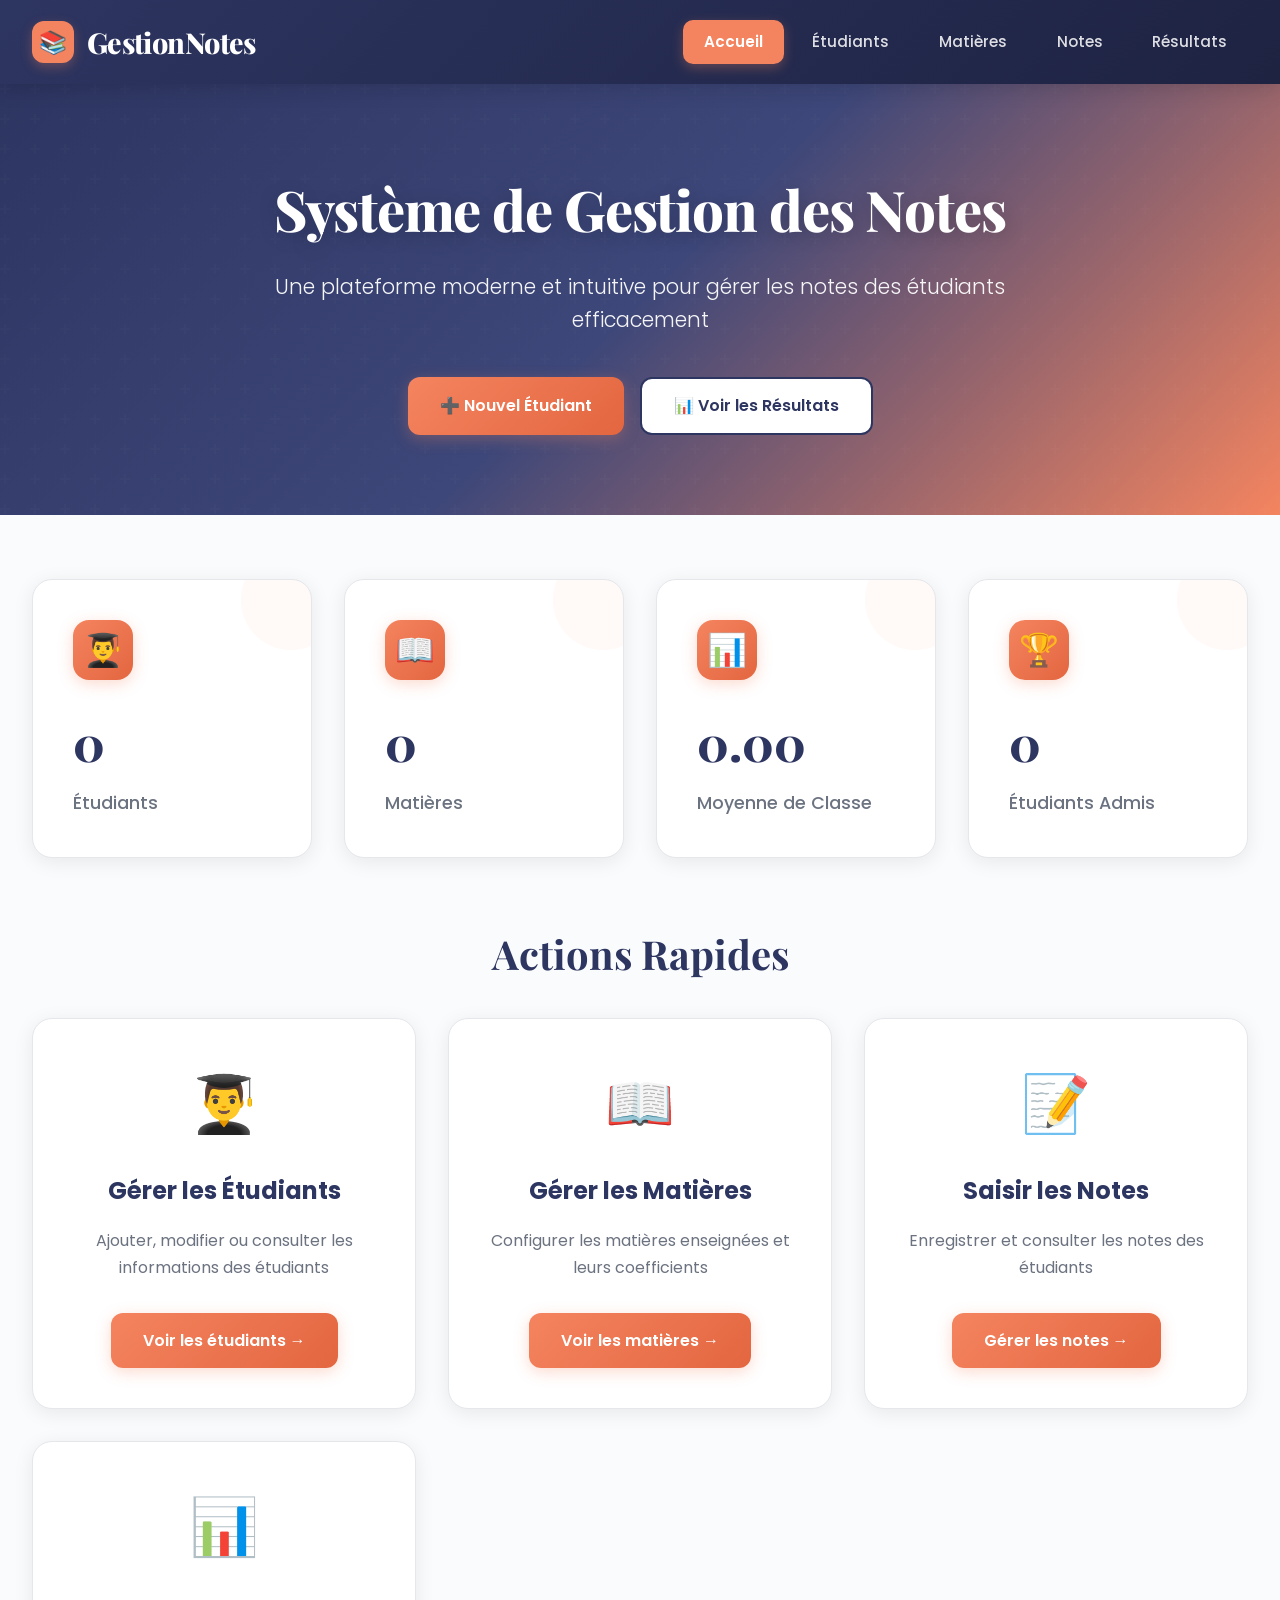
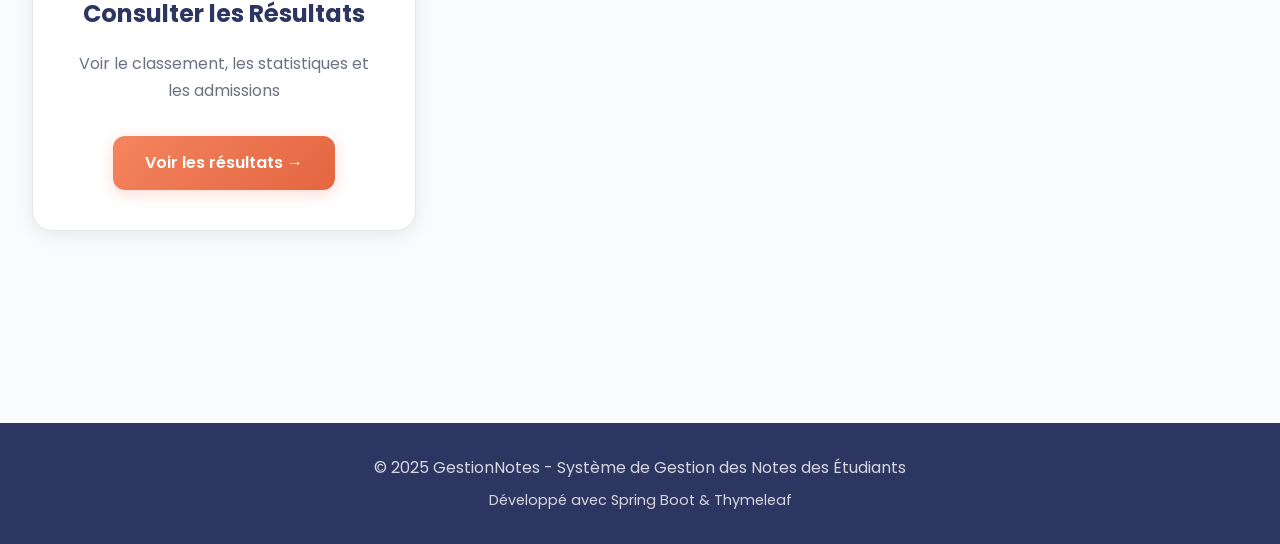
<file: src/main/resources/templates/index.html>
<!DOCTYPE html>
<html xmlns:th="http://www.thymeleaf.org" lang="fr">
<head>
    <meta charset="UTF-8">
    <meta name="viewport" content="width=device-width, initial-scale=1.0">
    <title>Accueil - Gestion des Notes</title>
    
    <link rel="preconnect" href="https://fonts.googleapis.com">
    <link rel="preconnect" href="https://fonts.gstatic.com" crossorigin>
    <link href="https://fonts.googleapis.com/css2?family=Poppins:wght@300;400;500;600;700;800&family=Playfair+Display:wght@400;500;600;700;800&display=swap" rel="stylesheet">
    
    <!-- CSS inline pour éviter les problèmes de chargement -->
    <style>
        :root {
            --primary: #2D3561;
            --primary-light: #3d4779;
            --primary-dark: #1e2342;
            --accent: #F4845F;
            --accent-light: #f69b7d;
            --accent-dark: #e36640;
            --success: #10B981;
            --warning: #F59E0B;
            --danger: #EF4444;
            --bg: #FAFBFC;
            --bg-card: #FFFFFF;
            --text: #1F2937;
            --text-light: #6B7280;
            --border: #E5E7EB;
            --shadow: rgba(0, 0, 0, 0.08);
            --shadow-lg: rgba(0, 0, 0, 0.15);
        }
        
        * {
            margin: 0;
            padding: 0;
            box-sizing: border-box;
        }
        
        body {
            font-family: 'Poppins', sans-serif;
            background: var(--bg);
            color: var(--text);
            line-height: 1.6;
            min-height: 100vh;
        }
        
        /* Navigation */
        nav {
            background: linear-gradient(135deg, var(--primary) 0%, var(--primary-dark) 100%);
            padding: 0;
            box-shadow: 0 4px 20px var(--shadow-lg);
            position: sticky;
            top: 0;
            z-index: 1000;
        }
        
        .nav-container {
            max-width: 1400px;
            margin: 0 auto;
            display: flex;
            justify-content: space-between;
            align-items: center;
            padding: 1.2rem 2rem;
        }
        
        .logo {
            font-family: 'Playfair Display', serif;
            font-size: 1.8rem;
            font-weight: 800;
            color: white;
            text-decoration: none;
            display: flex;
            align-items: center;
            gap: 0.8rem;
            letter-spacing: -0.02em;
        }
        
        .logo-icon {
            width: 42px;
            height: 42px;
            background: var(--accent);
            border-radius: 12px;
            display: flex;
            align-items: center;
            justify-content: center;
            font-size: 1.4rem;
            font-weight: 700;
            box-shadow: 0 4px 12px rgba(244, 132, 95, 0.3);
        }
        
        .nav-links {
            display: flex;
            gap: 0.5rem;
            list-style: none;
            align-items: center;
        }
        
        .nav-links a {
            color: rgba(255, 255, 255, 0.85);
            text-decoration: none;
            padding: 0.7rem 1.3rem;
            border-radius: 10px;
            font-weight: 500;
            font-size: 0.95rem;
            transition: all 0.3s cubic-bezier(0.4, 0, 0.2, 1);
        }
        
        .nav-links a:hover {
            color: white;
            background: rgba(255, 255, 255, 0.1);
            transform: translateY(-2px);
        }
        
        .nav-links a.active {
            background: var(--accent);
            color: white;
            font-weight: 600;
            box-shadow: 0 4px 12px rgba(244, 132, 95, 0.3);
        }
        
        /* Hero Section */
        .hero {
            background: linear-gradient(135deg, var(--primary) 0%, var(--primary-light) 50%, var(--accent) 100%);
            color: white;
            padding: 5rem 2rem;
            text-align: center;
            position: relative;
            overflow: hidden;
        }
        
        .hero::before {
            content: '';
            position: absolute;
            top: 0;
            left: 0;
            right: 0;
            bottom: 0;
            background: url("data:image/svg+xml,%3Csvg width='60' height='60' viewBox='0 0 60 60' xmlns='http://www.w3.org/2000/svg'%3E%3Cg fill='none' fill-rule='evenodd'%3E%3Cg fill='%23ffffff' fill-opacity='0.05'%3E%3Cpath d='M36 34v-4h-2v4h-4v2h4v4h2v-4h4v-2h-4zm0-30V0h-2v4h-4v2h4v4h2V6h4V4h-4zM6 34v-4H4v4H0v2h4v4h2v-4h4v-2H6zM6 4V0H4v4H0v2h4v4h2V6h4V4H6z'/%3E%3C/g%3E%3C/g%3E%3C/svg%3E");
            opacity: 0.3;
        }
        
        .hero-content {
            max-width: 800px;
            margin: 0 auto;
            position: relative;
            z-index: 1;
            animation: fadeInUp 0.8s cubic-bezier(0.4, 0, 0.2, 1);
        }
        
        .hero h1 {
            font-family: 'Playfair Display', serif;
            font-size: 3.5rem;
            font-weight: 800;
            margin-bottom: 1rem;
            letter-spacing: -0.02em;
            text-shadow: 0 4px 20px rgba(0, 0, 0, 0.2);
        }
        
        .hero p {
            font-size: 1.3rem;
            margin-bottom: 2.5rem;
            opacity: 0.95;
            font-weight: 300;
        }
        
        .hero-buttons {
            display: flex;
            gap: 1rem;
            justify-content: center;
            flex-wrap: wrap;
        }
        
        /* Container */
        .container {
            max-width: 1400px;
            margin: 0 auto;
            padding: 4rem 2rem;
        }
        
        /* Stats Grid */
        .stats-grid {
            display: grid;
            grid-template-columns: repeat(auto-fit, minmax(280px, 1fr));
            gap: 2rem;
            margin-bottom: 4rem;
        }
        
        .stat-card {
            background: var(--bg-card);
            border-radius: 20px;
            padding: 2.5rem;
            box-shadow: 0 4px 20px var(--shadow);
            border: 1px solid var(--border);
            transition: all 0.3s cubic-bezier(0.4, 0, 0.2, 1);
            animation: fadeInUp 0.6s cubic-bezier(0.4, 0, 0.2, 1);
            position: relative;
            overflow: hidden;
        }
        
        .stat-card::before {
            content: '';
            position: absolute;
            top: 0;
            right: 0;
            width: 100px;
            height: 100px;
            background: var(--accent);
            opacity: 0.05;
            border-radius: 50%;
            transform: translate(30%, -30%);
        }
        
        .stat-card:hover {
            transform: translateY(-8px);
            box-shadow: 0 12px 40px var(--shadow-lg);
        }
        
        .stat-icon {
            width: 60px;
            height: 60px;
            background: linear-gradient(135deg, var(--accent) 0%, var(--accent-dark) 100%);
            border-radius: 16px;
            display: flex;
            align-items: center;
            justify-content: center;
            font-size: 2rem;
            margin-bottom: 1.5rem;
            box-shadow: 0 4px 15px rgba(244, 132, 95, 0.3);
        }
        
        .stat-value {
            font-size: 3rem;
            font-weight: 800;
            color: var(--primary);
            font-family: 'Playfair Display', serif;
            margin-bottom: 0.5rem;
        }
        
        .stat-label {
            font-size: 1.1rem;
            color: var(--text-light);
            font-weight: 500;
        }
        
        /* Quick Actions */
        .quick-actions {
            margin-bottom: 4rem;
        }
        
        .section-title {
            font-family: 'Playfair Display', serif;
            font-size: 2.5rem;
            font-weight: 700;
            color: var(--primary);
            margin-bottom: 2rem;
            text-align: center;
        }
        
        .actions-grid {
            display: grid;
            grid-template-columns: repeat(auto-fit, minmax(300px, 1fr));
            gap: 2rem;
        }
        
        .action-card {
            background: var(--bg-card);
            border-radius: 20px;
            padding: 2.5rem;
            box-shadow: 0 4px 20px var(--shadow);
            border: 1px solid var(--border);
            transition: all 0.3s cubic-bezier(0.4, 0, 0.2, 1);
            text-align: center;
        }
        
        .action-card:hover {
            transform: translateY(-5px);
            box-shadow: 0 12px 40px var(--shadow-lg);
            border-color: var(--accent);
        }
        
        .action-icon {
            font-size: 3.5rem;
            margin-bottom: 1.5rem;
            display: block;
        }
        
        .action-title {
            font-size: 1.5rem;
            font-weight: 700;
            color: var(--primary);
            margin-bottom: 1rem;
        }
        
        .action-desc {
            color: var(--text-light);
            margin-bottom: 2rem;
            line-height: 1.7;
        }
        
        /* Buttons */
        .btn {
            display: inline-flex;
            align-items: center;
            justify-content: center;
            gap: 0.6rem;
            padding: 0.9rem 2rem;
            border: none;
            border-radius: 12px;
            font-size: 1rem;
            font-weight: 600;
            cursor: pointer;
            text-decoration: none;
            transition: all 0.3s cubic-bezier(0.4, 0, 0.2, 1);
            font-family: 'Poppins', sans-serif;
        }
        
        .btn-primary {
            background: linear-gradient(135deg, var(--accent) 0%, var(--accent-dark) 100%);
            color: white;
            box-shadow: 0 4px 15px rgba(244, 132, 95, 0.3);
        }
        
        .btn-primary:hover {
            transform: translateY(-2px);
            box-shadow: 0 8px 25px rgba(244, 132, 95, 0.4);
        }
        
        .btn-secondary {
            background: white;
            color: var(--primary);
            border: 2px solid var(--primary);
        }
        
        .btn-secondary:hover {
            background: var(--primary);
            color: white;
            transform: translateY(-2px);
        }
        
        /* Footer */
        footer {
            background: var(--primary);
            color: rgba(255, 255, 255, 0.8);
            padding: 2rem;
            text-align: center;
            margin-top: 4rem;
        }
        
        footer a {
            color: var(--accent-light);
            text-decoration: none;
        }
        
        /* Animations */
        @keyframes fadeInUp {
            from {
                opacity: 0;
                transform: translateY(30px);
            }
            to {
                opacity: 1;
                transform: translateY(0);
            }
        }
        
        @media (max-width: 768px) {
            .nav-container {
                flex-direction: column;
                gap: 1rem;
            }
            
            .nav-links {
                flex-wrap: wrap;
                justify-content: center;
            }
            
            .hero h1 {
                font-size: 2.5rem;
            }
            
            .hero p {
                font-size: 1.1rem;
            }
            
            .stats-grid, .actions-grid {
                grid-template-columns: 1fr;
            }
        }
    </style>
</head>
<body>
    <!-- Navigation -->
    <nav>
        <div class="nav-container">
            <a href="/" class="logo" th:href="@{/}">
                <div class="logo-icon">📚</div>
                <span>GestionNotes</span>
            </a>
            <ul class="nav-links">
                <li><a th:href="@{/}" class="active">Accueil</a></li>
                <li><a th:href="@{/etudiants}">Étudiants</a></li>
                <li><a th:href="@{/matieres}">Matières</a></li>
                <li><a th:href="@{/notes}">Notes</a></li>
                <li><a th:href="@{/resultats}">Résultats</a></li>
            </ul>
        </div>
    </nav>

    <!-- Hero Section -->
    <section class="hero">
        <div class="hero-content">
            <h1>Système de Gestion des Notes</h1>
            <p>Une plateforme moderne et intuitive pour gérer les notes des étudiants efficacement</p>
            <div class="hero-buttons">
                <a th:href="@{/etudiants/nouveau}" class="btn btn-primary">➕ Nouvel Étudiant</a>
                <a th:href="@{/resultats}" class="btn btn-secondary">📊 Voir les Résultats</a>
            </div>
        </div>
    </section>

    <!-- Container -->
    <div class="container">
        <!-- Statistics -->
        <div class="stats-grid">
            <div class="stat-card" style="animation-delay: 0.1s">
                <div class="stat-icon">👨‍🎓</div>
                <div class="stat-value" th:text="${nbEtudiants}">0</div>
                <div class="stat-label">Étudiants</div>
            </div>
            
            <div class="stat-card" style="animation-delay: 0.2s">
                <div class="stat-icon">📖</div>
                <div class="stat-value" th:text="${nbMatieres}">0</div>
                <div class="stat-label">Matières</div>
            </div>
            
            <div class="stat-card" style="animation-delay: 0.3s" th:if="${moyenneClasse != null}">
                <div class="stat-icon">📊</div>
                <div class="stat-value" th:text="${#numbers.formatDecimal(moyenneClasse, 1, 2)}">0.00</div>
                <div class="stat-label">Moyenne de Classe</div>
            </div>
            
            <div class="stat-card" style="animation-delay: 0.4s" th:if="${nbAdmis != null}">
                <div class="stat-icon">🏆</div>
                <div class="stat-value" th:text="${nbAdmis}">0</div>
                <div class="stat-label">Étudiants Admis</div>
            </div>
        </div>

        <!-- Quick Actions -->
        <div class="quick-actions">
            <h2 class="section-title">Actions Rapides</h2>
            <div class="actions-grid">
                <div class="action-card">
                    <span class="action-icon">👨‍🎓</span>
                    <h3 class="action-title">Gérer les Étudiants</h3>
                    <p class="action-desc">Ajouter, modifier ou consulter les informations des étudiants</p>
                    <a th:href="@{/etudiants}" class="btn btn-primary">Voir les étudiants →</a>
                </div>
                
                <div class="action-card">
                    <span class="action-icon">📖</span>
                    <h3 class="action-title">Gérer les Matières</h3>
                    <p class="action-desc">Configurer les matières enseignées et leurs coefficients</p>
                    <a th:href="@{/matieres}" class="btn btn-primary">Voir les matières →</a>
                </div>
                
                <div class="action-card">
                    <span class="action-icon">📝</span>
                    <h3 class="action-title">Saisir les Notes</h3>
                    <p class="action-desc">Enregistrer et consulter les notes des étudiants</p>
                    <a th:href="@{/notes}" class="btn btn-primary">Gérer les notes →</a>
                </div>
                
                <div class="action-card">
                    <span class="action-icon">📊</span>
                    <h3 class="action-title">Consulter les Résultats</h3>
                    <p class="action-desc">Voir le classement, les statistiques et les admissions</p>
                    <a th:href="@{/resultats}" class="btn btn-primary">Voir les résultats →</a>
                </div>
            </div>
        </div>
    </div>

    <!-- Footer -->
    <footer>
        <p>&copy; 2025 GestionNotes - Système de Gestion des Notes des Étudiants</p>
        <p style="margin-top: 0.5rem; font-size: 0.9rem;">Développé avec Spring Boot & Thymeleaf</p>
    </footer>
</body>
</html>
</file>
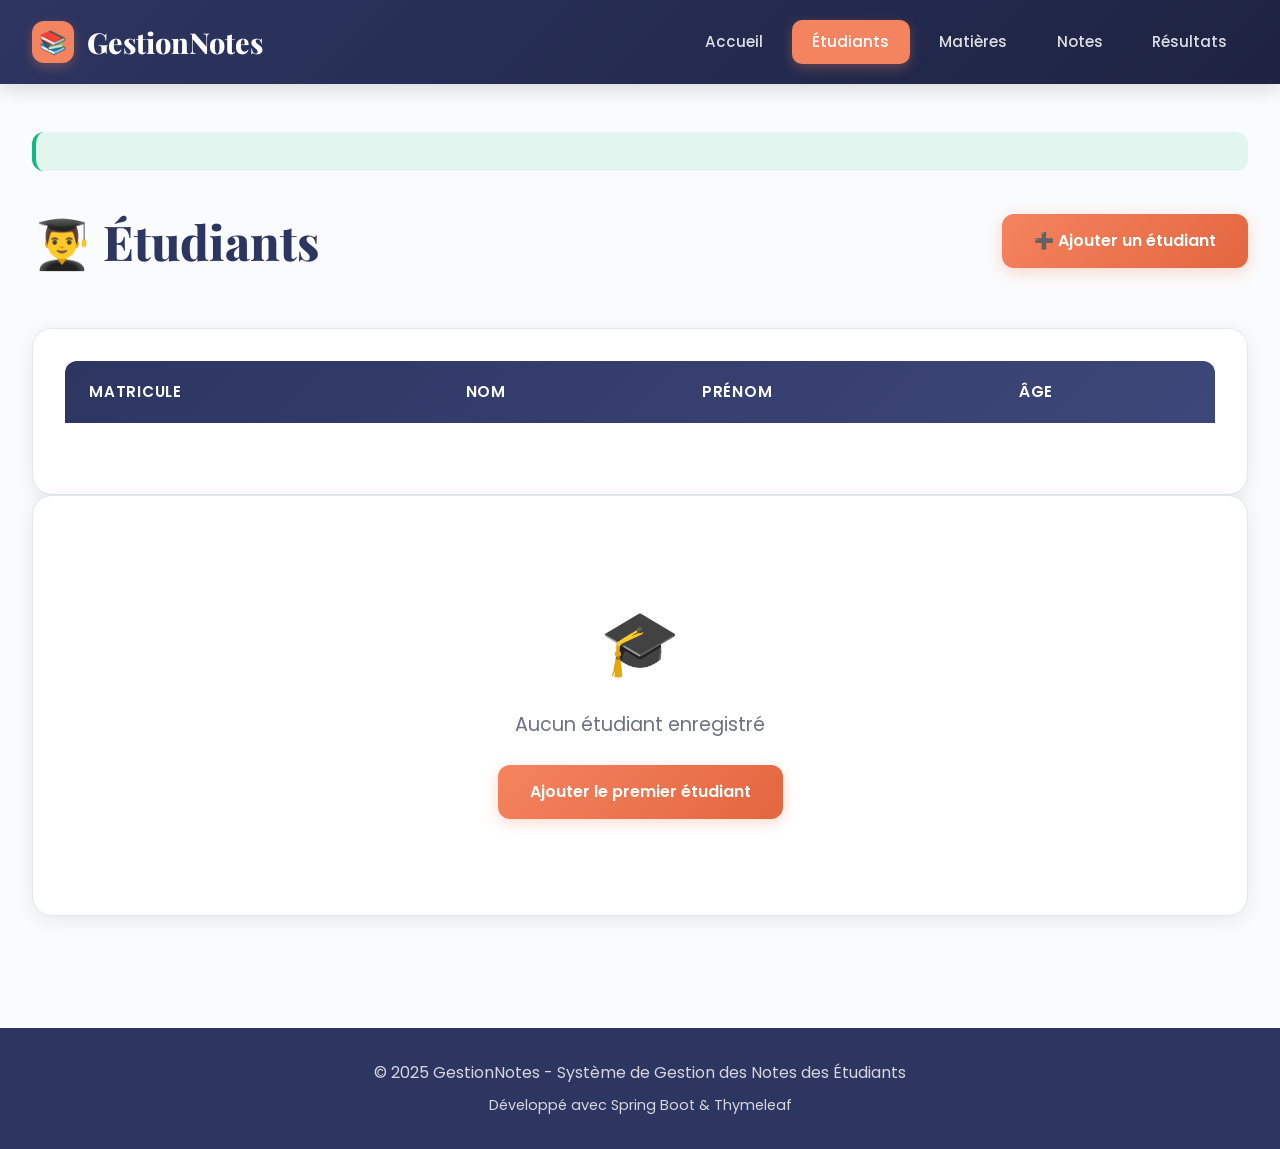
<file: src/main/resources/templates/etudiants/liste.html>
<!DOCTYPE html>
<html xmlns:th="http://www.thymeleaf.org" lang="fr">
<head>
    <meta charset="UTF-8">
    <meta name="viewport" content="width=device-width, initial-scale=1.0">
    <title>Liste des Étudiants</title>
    
    <link rel="preconnect" href="https://fonts.googleapis.com">
    <link rel="preconnect" href="https://fonts.gstatic.com" crossorigin>
    <link href="https://fonts.googleapis.com/css2?family=Poppins:wght@300;400;500;600;700;800&family=Playfair+Display:wght@400;500;600;700;800&display=swap" rel="stylesheet">
    
    <style>
        :root {
            --primary: #2D3561;
            --primary-light: #3d4779;
            --accent: #F4845F;
            --accent-dark: #e36640;
            --success: #10B981;
            --bg: #FAFBFC;
            --bg-card: #FFFFFF;
            --text: #1F2937;
            --text-light: #6B7280;
            --border: #E5E7EB;
            --shadow: rgba(0, 0, 0, 0.08);
            --shadow-lg: rgba(0, 0, 0, 0.15);
        }
        
        * {
            margin: 0;
            padding: 0;
            box-sizing: border-box;
        }
        
        body {
            font-family: 'Poppins', sans-serif;
            background: var(--bg);
            color: var(--text);
            line-height: 1.6;
            min-height: 100vh;
        }
        
        nav {
            background: linear-gradient(135deg, var(--primary) 0%, #1e2342 100%);
            padding: 0;
            box-shadow: 0 4px 20px var(--shadow-lg);
            position: sticky;
            top: 0;
            z-index: 1000;
        }
        
        .nav-container {
            max-width: 1400px;
            margin: 0 auto;
            display: flex;
            justify-content: space-between;
            align-items: center;
            padding: 1.2rem 2rem;
        }
        
        .logo {
            font-family: 'Playfair Display', serif;
            font-size: 1.8rem;
            font-weight: 800;
            color: white;
            text-decoration: none;
            display: flex;
            align-items: center;
            gap: 0.8rem;
        }
        
        .logo-icon {
            width: 42px;
            height: 42px;
            background: var(--accent);
            border-radius: 12px;
            display: flex;
            align-items: center;
            justify-content: center;
            font-size: 1.4rem;
            box-shadow: 0 4px 12px rgba(244, 132, 95, 0.3);
        }
        
        .nav-links {
            display: flex;
            gap: 0.5rem;
            list-style: none;
        }
        
        .nav-links a {
            color: rgba(255, 255, 255, 0.85);
            text-decoration: none;
            padding: 0.7rem 1.3rem;
            border-radius: 10px;
            font-weight: 500;
            font-size: 0.95rem;
            transition: all 0.3s;
        }
        
        .nav-links a:hover {
            color: white;
            background: rgba(255, 255, 255, 0.1);
        }
        
        .nav-links a.active {
            background: var(--accent);
            color: white;
            box-shadow: 0 4px 12px rgba(244, 132, 95, 0.3);
        }
        
        .container {
            max-width: 1400px;
            margin: 0 auto;
            padding: 3rem 2rem;
        }
        
        .page-header {
            display: flex;
            justify-content: space-between;
            align-items: center;
            margin-bottom: 3rem;
            animation: slideDown 0.6s;
        }
        
        .page-title {
            font-family: 'Playfair Display', serif;
            font-size: 3rem;
            font-weight: 800;
            color: var(--primary);
        }
        
        .btn {
            display: inline-flex;
            align-items: center;
            gap: 0.6rem;
            padding: 0.9rem 2rem;
            border: none;
            border-radius: 12px;
            font-size: 1rem;
            font-weight: 600;
            cursor: pointer;
            text-decoration: none;
            transition: all 0.3s;
            font-family: 'Poppins', sans-serif;
        }
        
        .btn-primary {
            background: linear-gradient(135deg, var(--accent) 0%, var(--accent-dark) 100%);
            color: white;
            box-shadow: 0 4px 15px rgba(244, 132, 95, 0.3);
        }
        
        .btn-primary:hover {
            transform: translateY(-2px);
            box-shadow: 0 8px 25px rgba(244, 132, 95, 0.4);
        }
        
        .alert {
            padding: 1.2rem 1.5rem;
            border-radius: 12px;
            margin-bottom: 2rem;
            font-weight: 500;
            background: rgba(16, 185, 129, 0.1);
            color: var(--success);
            border-left: 4px solid var(--success);
            animation: slideDown 0.5s;
        }
        
        .table-container {
            background: var(--bg-card);
            border-radius: 20px;
            padding: 2rem;
            box-shadow: 0 4px 20px var(--shadow);
            border: 1px solid var(--border);
            overflow-x: auto;
            animation: fadeInUp 0.6s;
        }
        
        table {
            width: 100%;
            border-collapse: separate;
            border-spacing: 0;
        }
        
        thead {
            background: linear-gradient(135deg, var(--primary) 0%, var(--primary-light) 100%);
            color: white;
        }
        
        thead th {
            padding: 1.2rem 1.5rem;
            text-align: left;
            font-weight: 600;
            font-size: 0.95rem;
            text-transform: uppercase;
            letter-spacing: 0.05em;
        }
        
        thead th:first-child {
            border-top-left-radius: 12px;
        }
        
        thead th:last-child {
            border-top-right-radius: 12px;
        }
        
        tbody tr {
            border-bottom: 1px solid var(--border);
            transition: all 0.3s;
        }
        
        tbody tr:hover {
            background: rgba(244, 132, 95, 0.05);
            transform: scale(1.01);
        }
        
        tbody td {
            padding: 1.2rem 1.5rem;
            font-size: 0.95rem;
        }
        
        .empty-state {
            text-align: center;
            padding: 4rem 2rem;
            color: var(--text-light);
        }
        
        .empty-state-icon {
            font-size: 4rem;
            margin-bottom: 1rem;
        }
        
        .empty-state-text {
            font-size: 1.2rem;
            margin-bottom: 1.5rem;
        }
        
        footer {
            background: var(--primary);
            color: rgba(255, 255, 255, 0.8);
            padding: 2rem;
            text-align: center;
            margin-top: 4rem;
        }
        
        @keyframes fadeInUp {
            from {
                opacity: 0;
                transform: translateY(30px);
            }
            to {
                opacity: 1;
                transform: translateY(0);
            }
        }
        
        @keyframes slideDown {
            from {
                opacity: 0;
                transform: translateY(-20px);
            }
            to {
                opacity: 1;
                transform: translateY(0);
            }
        }
        
        @media (max-width: 768px) {
            .nav-container {
                flex-direction: column;
                gap: 1rem;
            }
            
            .nav-links {
                flex-wrap: wrap;
                justify-content: center;
            }
            
            .page-header {
                flex-direction: column;
                gap: 1.5rem;
                align-items: flex-start;
            }
            
            .page-title {
                font-size: 2rem;
            }
        }
    </style>
</head>
<body>
    <nav>
        <div class="nav-container">
            <a href="/" class="logo" th:href="@{/}">
                <div class="logo-icon">📚</div>
                <span>GestionNotes</span>
            </a>
            <ul class="nav-links">
                <li><a th:href="@{/}">Accueil</a></li>
                <li><a th:href="@{/etudiants}" class="active">Étudiants</a></li>
                <li><a th:href="@{/matieres}">Matières</a></li>
                <li><a th:href="@{/notes}">Notes</a></li>
                <li><a th:href="@{/resultats}">Résultats</a></li>
            </ul>
        </div>
    </nav>

    <div class="container">
        <div th:if="${message}" class="alert" th:text="${message}"></div>
        
        <div class="page-header">
            <h1 class="page-title">👨‍🎓 Étudiants</h1>
            <a th:href="@{/etudiants/nouveau}" class="btn btn-primary">➕ Ajouter un étudiant</a>
        </div>
        
        <div class="table-container" th:if="${!etudiants.isEmpty()}">
            <table>
                <thead>
                    <tr>
                        <th>Matricule</th>
                        <th>Nom</th>
                        <th>Prénom</th>
                        <th>Âge</th>
                    </tr>
                </thead>
                <tbody>
                    <tr th:each="etudiant : ${etudiants}">
                        <td th:text="${etudiant.matricule}"></td>
                        <td th:text="${etudiant.nom}"></td>
                        <td th:text="${etudiant.prenom}"></td>
                        <td th:text="${etudiant.age}"></td>
                    </tr>
                </tbody>
            </table>
        </div>
        
        <div class="table-container" th:if="${etudiants.isEmpty()}">
            <div class="empty-state">
                <div class="empty-state-icon">🎓</div>
                <div class="empty-state-text">Aucun étudiant enregistré</div>
                <a th:href="@{/etudiants/nouveau}" class="btn btn-primary">Ajouter le premier étudiant</a>
            </div>
        </div>
    </div>

    <footer>
        <p>&copy; 2025 GestionNotes - Système de Gestion des Notes des Étudiants</p>
        <p style="margin-top: 0.5rem; font-size: 0.9rem;">Développé avec Spring Boot & Thymeleaf</p>
    </footer>
</body>
</html>
</file>
